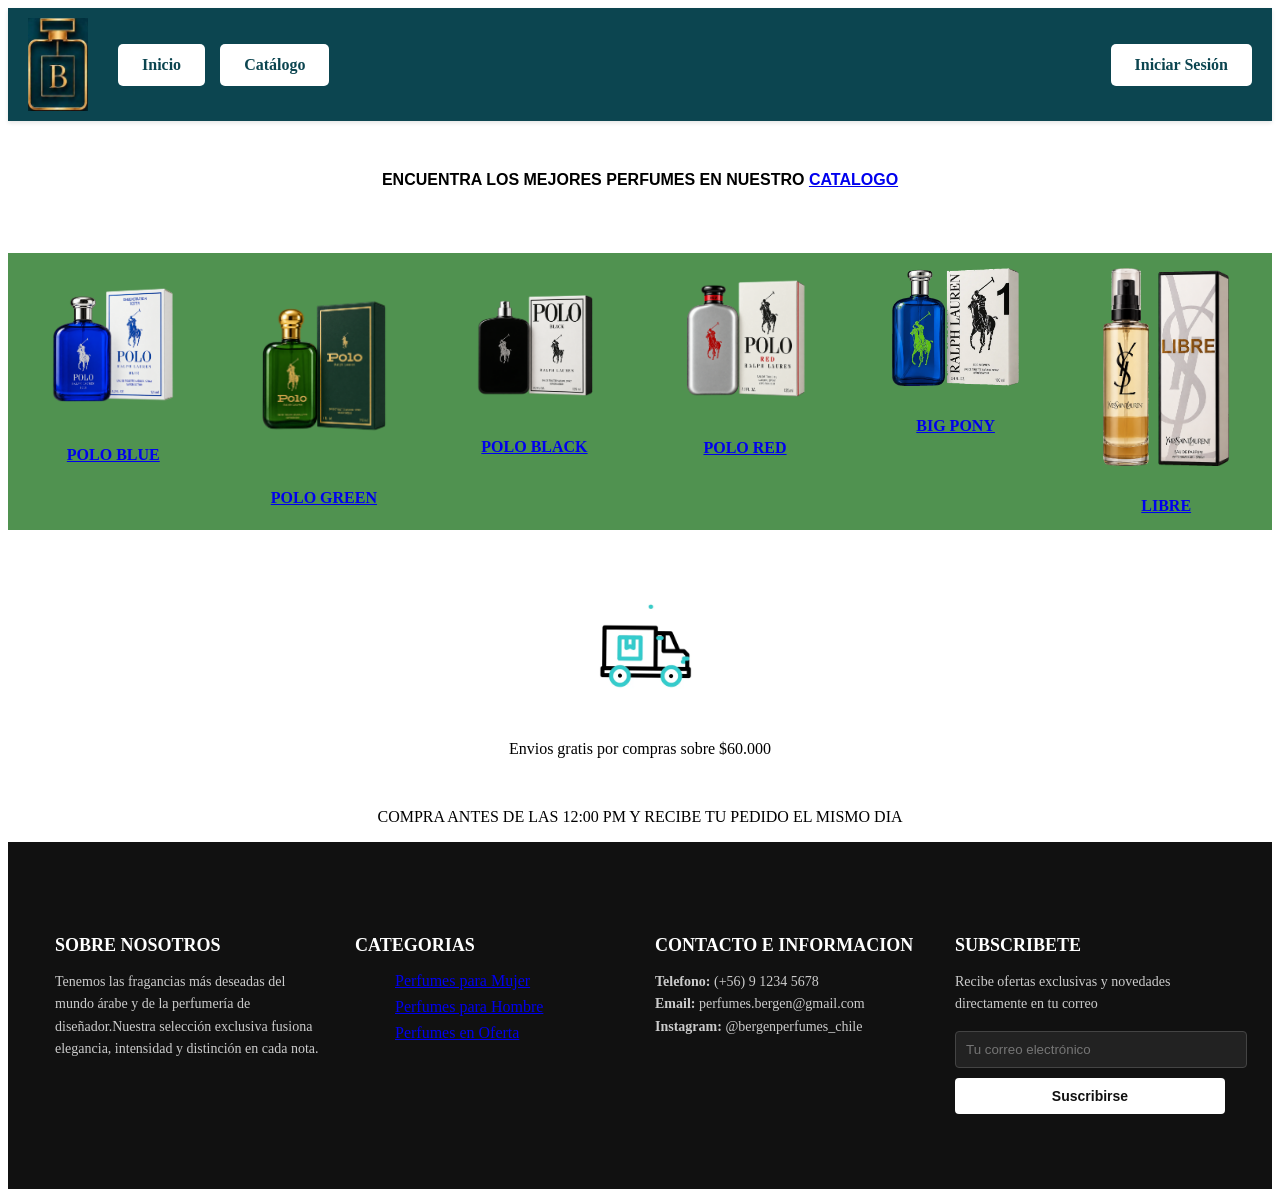
<file: index.html>
<!DOCTYPE html>
<html lang="es">
<head>
    <meta charset="UTF-8">
    <meta name="viewport" content="width=device-width, initial-scale=1.0">
    <title>Document</title>
    <link rel="stylesheet" href="estilos/estilo.css">
    <link rel="stylesheet" href="estilos/catalogo.css">
</head>
<body >
    <header class="header" id="header"></header>
    <div class="box1">
        <div class="boxi1">
            ENCUENTRA LOS MEJORES PERFUMES EN NUESTRO <a href="paginas/catalogo.html" class="enlace-catalogo">CATALOGO</a>
        </div>
        <div class="box2">
            <div class="boxi2">
                <div class="boxi3">
                    <img src="imagenes/263-Polo-Blue.webp" alt="" class="imagen-producto"><br>
                    <a href="paginas/catalogo.html">POLO BLUE</a>
                </div>
            </div>
            <div class="boxi2">
                <div class="boxi3">
                    <img src="imagenes/267-Polo-Green.webp" alt="" class="imagen-producto"><br>
                    <a href="paginas/catalogo.html">POLO GREEN</a>
                </div>
            </div>
            <div class="boxi2">
                <div class="boxi3">
                    <img src="imagenes/269-Polo-Black.webp" alt="" class="imagen-producto"><br>
                    <a href="paginas/catalogo.html">POLO BLACK</a>
                </div>
            </div>
            <div class="boxi2">
                <div class="boxi3">
                    <img src="imagenes/272-Polo-Red.webp" alt="" class="imagen-producto"><br>
                    <a href="paginas/catalogo.html">POLO RED</a>
                </div>
            </div>
            <div class="boxi2">
                <div class="boxi3">
                    <img src="imagenes/274-Big-Pony.webp" alt="" class="imagen-producto"><br>
                    <a href="paginas/catalogo.html">BIG PONY</a>
                </div>
            </div>
            <div class="boxi2">
                <div class="boxi3">
                    <img src="imagenes/275-Libre.webp" alt="" class="imagen-producto"><br>
                    <a href="paginas/catalogo.html">LIBRE</a>
                </div>
            </div>
        </div>
    </div>
    <div class="camioncito">
        <div class="camioncito">
            <img src="imagenes/delivery-truck.webp" alt="" class="imagen-camion"><br>
            <p>Envios gratis por compras sobre $60.000</p><br>
            <p>COMPRA ANTES DE LAS 12:00 PM Y RECIBE TU PEDIDO EL MISMO DIA</p>
        </div>
    </div>
    <footer class="footer" id="footer"></footer>
    <script src="scripts/script.js"></script>
    <script src="scripts/catalogo.js"></script>
</body>
</html>
</file>
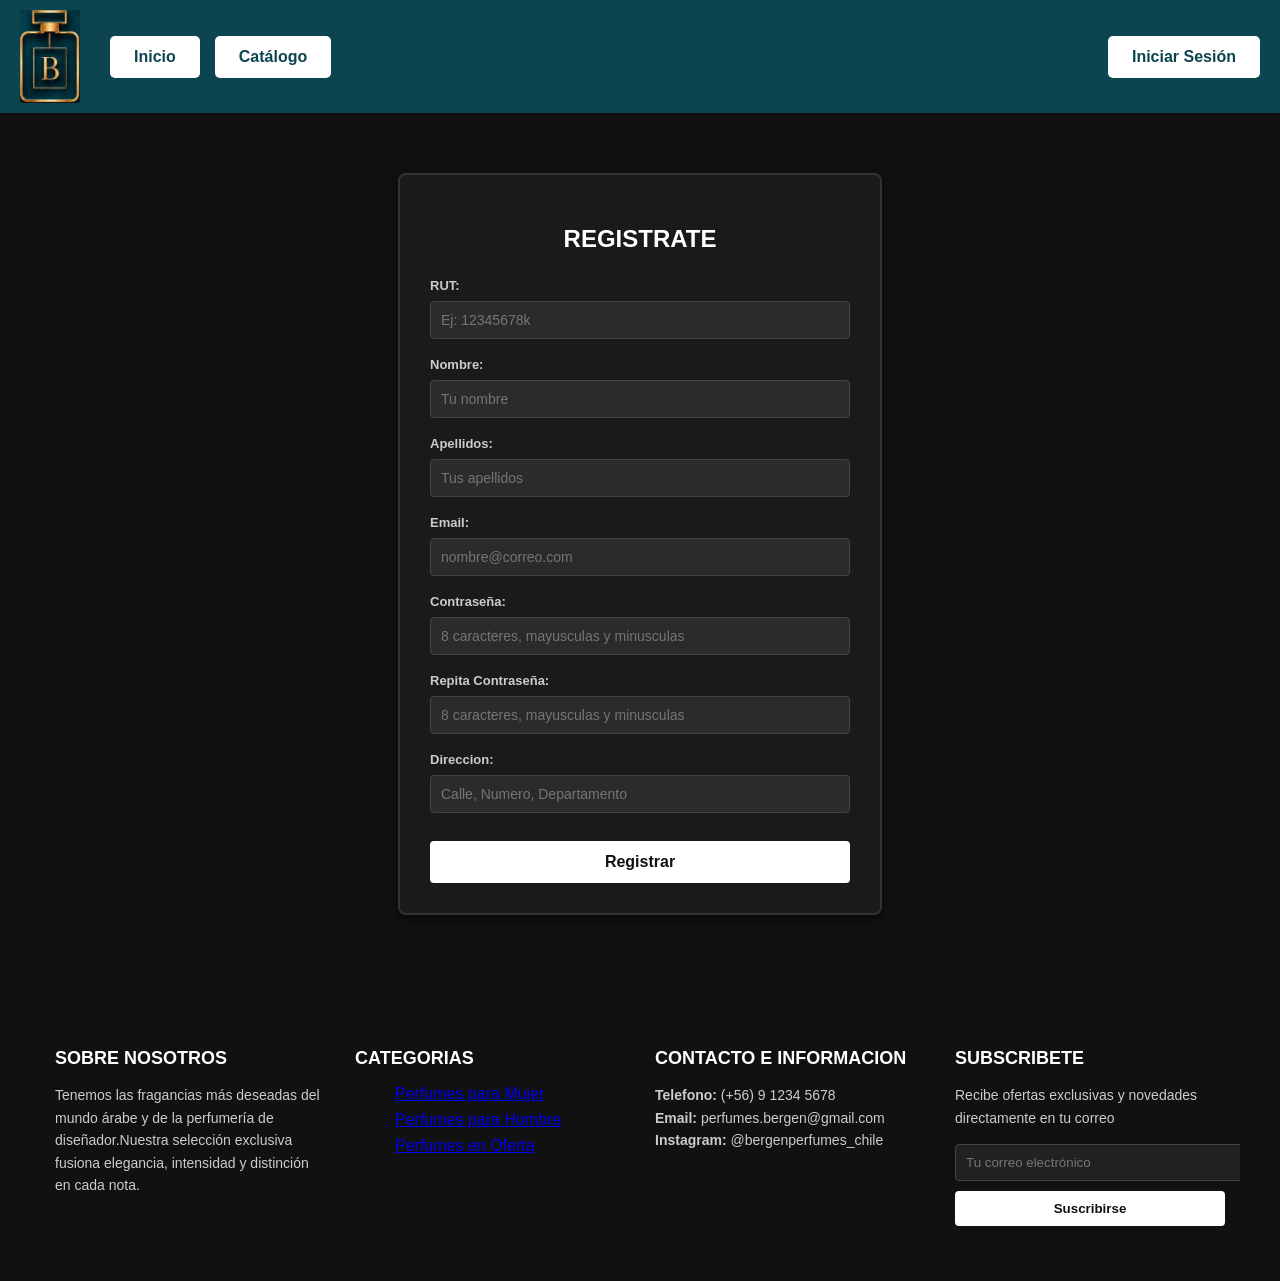
<file: crearUsuario.html>
<!DOCTYPE html>
<html lang="es">
<head>
    <meta charset="UTF-8">
    <meta name="viewport" content="width=device-width, initial-scale=1.0">
    <title>Registro de Usuarios</title>
    <link rel="stylesheet" href="estilos/estiloCrearUser.css">
    <link rel="stylesheet" href="estilos/estilo.css">
</head>
<body class="pantalla-registro">
    <header class="header" id="header"></header>
    <div class="tabla-registro">
        <h2 class="titulo">REGISTRATE</h2>
        <form id="formulario-registro" onsubmit="validarRegistro(event)" novalidate>
            <div class="campo">
                <label class="etiqueta">RUT:</label>
                <input type="text" id="rut" class="entrada" placeholder="Ej: 12345678k" required>
            </div>
            <div class="campo">
                <label class="etiqueta">Nombre:</label>
                <input type="text" id="nombre" class="entrada" placeholder="Tu nombre" required>
            </div>
            <div class="campo">
                <label class="etiqueta">Apellidos:</label>
                <input type="text" id="apellidos" class="entrada" placeholder="Tus apellidos" required>
            </div>
            <div class="campo">
                <label class="etiqueta">Email:</label>
                <input type="email" id="correo" class="entrada" placeholder="nombre@correo.com" required>
            </div>
            <div class="campo">
                <label class="etiqueta">Contraseña:</label>
                <input type="password" id="clave" class="entrada" placeholder="8 caracteres, mayusculas y minusculas" required>
            </div>
            <div class="campo">
                <label class="etiqueta">Repita Contraseña:</label>
                <input type="password" id="clave2" class="entrada" placeholder="8 caracteres, mayusculas y minusculas" required>
            </div>
            <div class="campo">
                <label class="etiqueta">Direccion:</label>
                <input type="text" id="direccion" class="entrada" placeholder="Calle, Numero, Departamento" required>
            </div>
            <button type="submit" class="boton-registro">Registrar</button>
        </form>
    </div>
    <footer class="footer" id="footer"></footer>
    <script src="scripts/script.js"></script>
</body>
</html>
</file>
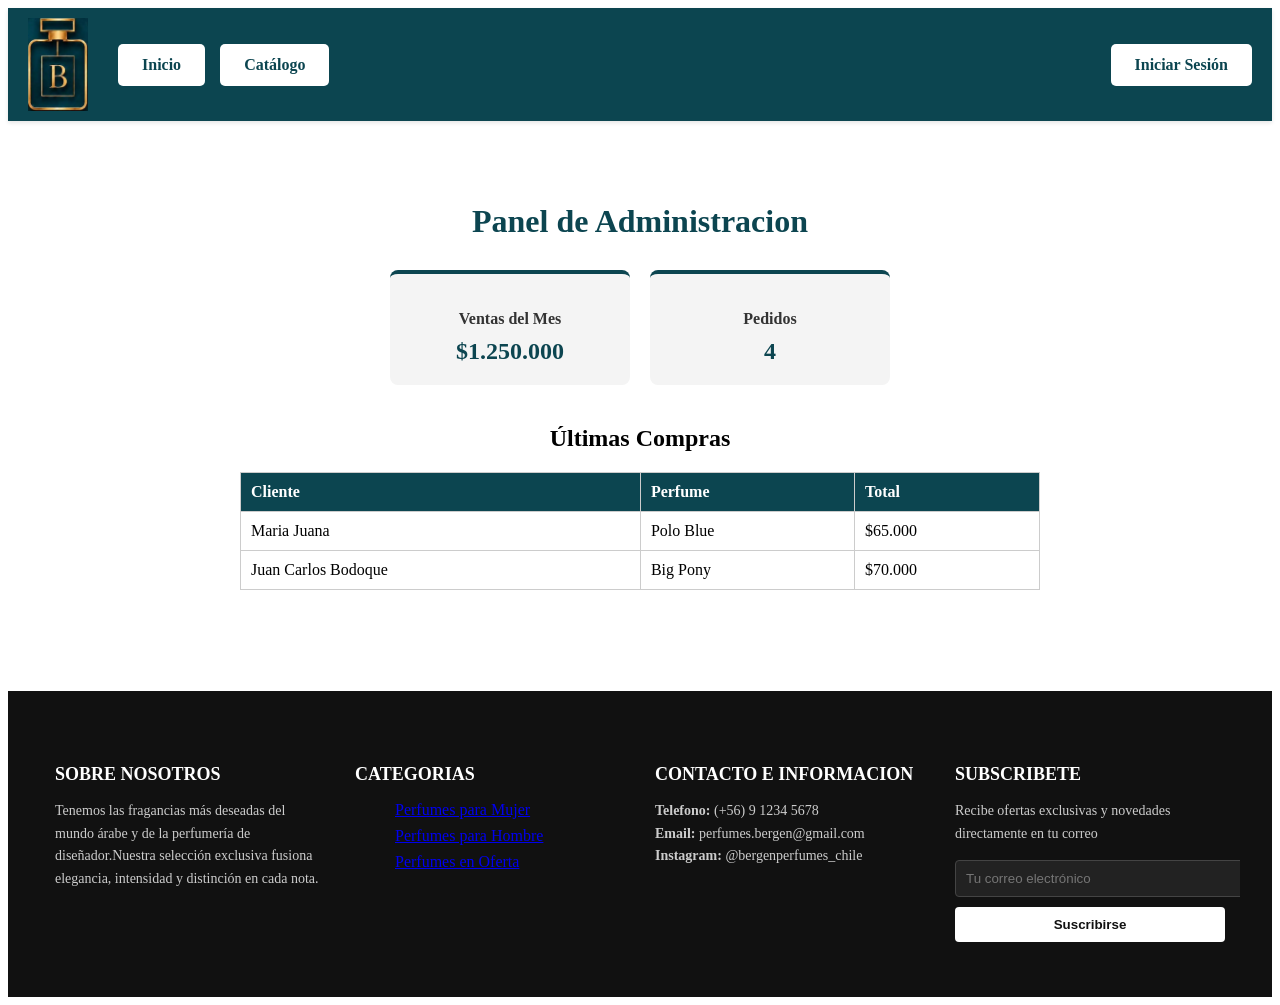
<file: paginas/admin.html>
<!DOCTYPE html>
<html lang="es">
<head>
    <meta charset="UTF-8">
    <meta name="viewport" content="width=device-width, initial-scale=1.0">
    <title>Iniciar Sesión - Bergen Perfumes</title>
    <link rel="stylesheet" href="../estilos/estilo.css">
</head>
<body>
    <header class="header" id="header"></header>
    <main class="contenedor-admin">
        <h1 class="titulo-admin">Panel de Administracion</h1>
        <section class="resumen-metricas">
            <div class="tarjeta">
                <h3>Ventas del Mes</h3>
                <p>$1.250.000</p>
            </div>
            <div class="tarjeta">
                <h3>Pedidos</h3>
                <p>4</p>
            </div>
        </section>
        <section class="ultimas-ventas">
            <h2>Últimas Compras</h2>
            <table class="tabla-admin">
                <tr>
                    <th>Cliente</th>
                    <th>Perfume</th>
                    <th>Total</th>
                </tr>
                <tr>
                    <td>Maria Juana</td>
                    <td>Polo Blue</td>
                    <td>$65.000</td>
                </tr>
                <tr>
                    <td>Juan Carlos Bodoque</td>
                    <td>Big Pony</td>
                    <td>$70.000</td>
                </tr>
            </table>
        </section>
    </main>
    <footer class="footer" id="footer"></footer>
    <script src="../scripts/script.js"></script>
</body>
</html>
</file>
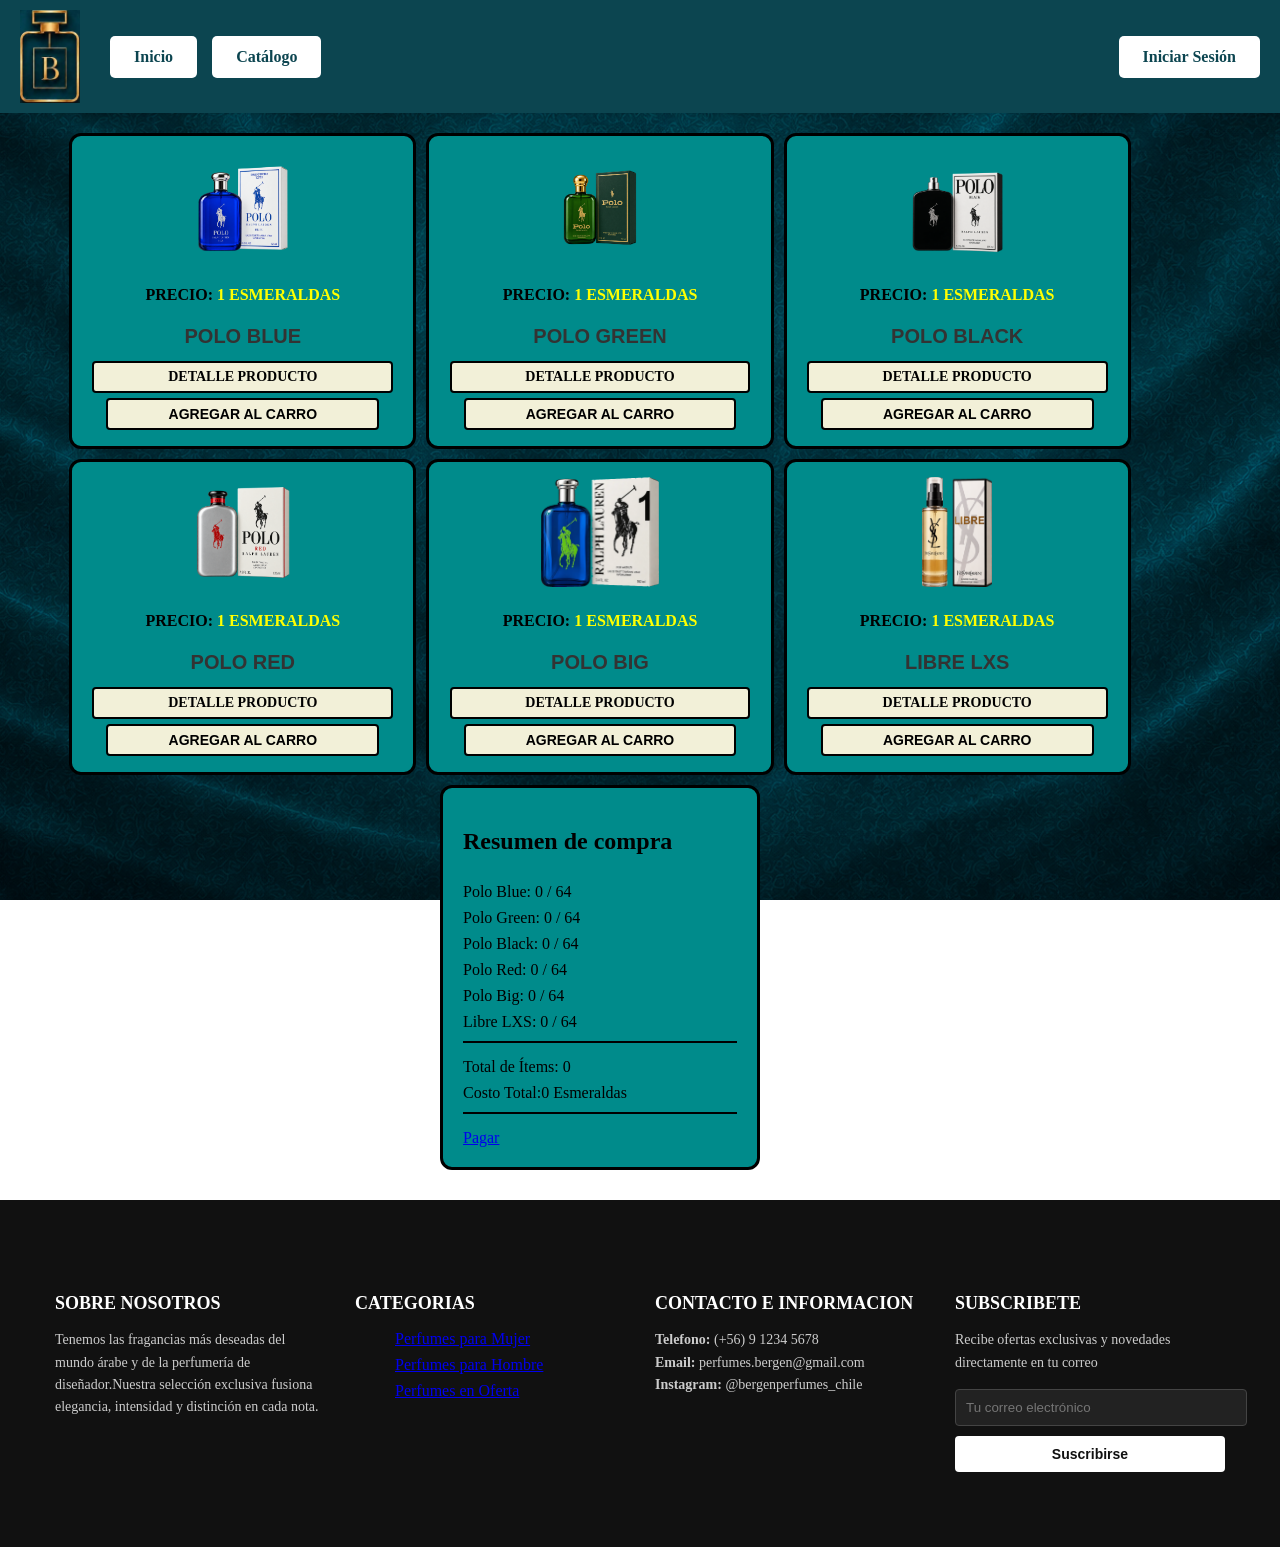
<file: paginas/catalogo.html>
<!DOCTYPE html>
<html lang="es">
<head>
    <meta charset="UTF-8">
    <meta name="viewport" content="width=device-width, initial-scale=1.0">
    <title>CATALOGO</title>
    <link rel="stylesheet" href="../estilos/catalogo.css">
    <link rel="stylesheet" href="../estilos/estilo.css">
</head>
<body class="fondo-bergen">
    <header class="header" id="header"></header>
    <div class="contenedor">
        <div class="catalogo">
                <!--Producto 1:-->
                <div class="poloblue">
                    <p><img class="imagen-productos" src="../imagenes/263-Polo-Blue.webp" alt=""></p>
                    <p><strong>PRECIO: </strong><span class="precios"><strong>1 ESMERALDAS</strong></span></p>
                    <p><strong class="titulo-producto">POLO BLUE</strong></p>
                    <a class="boton-detalle" href="../paginas/detalle_producto.html?id=1">DETALLE PRODUCTO</a>
                    <button onclick="agregarAlCarro('poloblue', 1)">AGREGAR AL CARRO</button>
                </div>
                <!--Producto 2:-->
                <div class="pologreen">
                    <p><img class="imagen-productos" src="../imagenes/267-Polo-Green.webp" alt=""></p>
                    <p><strong>PRECIO: </strong><span class="precios"><strong>1 ESMERALDAS</strong></span></p>
                    <p><strong class="titulo-producto">POLO GREEN</strong></p>
                    <a class="boton-detalle" href="../paginas/detalle_producto.html?id=2">DETALLE PRODUCTO</a>
                    <button onclick="agregarAlCarro('pologreen', 1)">AGREGAR AL CARRO</button>
                </div>
                <!--Producto 3:-->
                <div class="poloblack">
                    <p><img class="imagen-productos" src="../imagenes/269-Polo-Black.webp" alt=""></p>
                    <p><strong>PRECIO: </strong><span class="precios"><strong>1 ESMERALDAS</strong></span></p>
                    <p><strong class="titulo-producto">POLO BLACK</strong></p>
                    <a class="boton-detalle" href="../paginas/detalle_producto.html?id=3">DETALLE PRODUCTO</a>
                    <button onclick="agregarAlCarro('poloblack', 1)">AGREGAR AL CARRO</button>
                </div>
                <!--Producto 4:-->
                <div class="polored">
                    <p><img class="imagen-productos" src="../imagenes/272-Polo-Red.webp" alt=""></p>
                    <p><strong>PRECIO: </strong><span class="precios"><strong>1 ESMERALDAS</strong></span></p>
                    <p><strong class="titulo-producto">POLO RED</strong></p>
                    <a class="boton-detalle" href="../paginas/detalle_producto.html?id=4">DETALLE PRODUCTO</a>
                    <button onclick="agregarAlCarro('polored', 1)">AGREGAR AL CARRO</button>
                </div>
                <!--Producto 5:-->
                <div class="bigpony">
                    <p><img class="imagen-productos" src="../imagenes/274-Big-Pony.webp" alt=""></p>
                    <p><strong>PRECIO: </strong><span class="precios"><strong>1 ESMERALDAS</strong></span></p>
                    <p><strong class="titulo-producto">POLO BIG</strong></p>
                    <a class="boton-detalle" href="../paginas/detalle_producto.html?id=5">DETALLE PRODUCTO</a>
                    <button onclick="agregarAlCarro('bigpony', 1)">AGREGAR AL CARRO</button>
                </div>
                <!--Producto 6:-->
                <div class="libre">
                    <p><img class="imagen-productos" src="../imagenes/275-Libre.webp" alt=""></p>
                    <p><strong>PRECIO: </strong><span class="precios"><strong>1 ESMERALDAS</strong></span></p>
                    <p><strong class="titulo-producto">LIBRE LXS</strong></p>
                    <a class="boton-detalle" href="../paginas/detalle_producto.html?id=6">DETALLE PRODUCTO</a>
                    <button onclick="agregarAlCarro('libre', 1)">AGREGAR AL CARRO</button>
                </div>
                <div id="resumen-inventario">
                    <h2>Resumen de compra</h2>
                    <div id="detalle-productos">
                    <p>Polo Blue: <span id="cant-poloblue">0</span> / 64</p>
                    <p>Polo Green: <span id="cant-pologreen">0</span> / 64</p>
                    <p>Polo Black: <span id="cant-poloblack">0</span> / 64</p>
                    <p>Polo Red: <span id="cant-polored">0</span> / 64</p>
                    <p>Polo Big: <span id="cant-bigpony">0</span> / 64</p>
                    <p>Libre LXS: <span id="cant-libre">0</span> / 64</p>
                    <hr>
                    <p>Total de Ítems: <span id="total-items">0</span></p>
                    <p>Costo Total:<span id="total-esmeraldas">0</span> Esmeraldas</p>
                    <hr>
                    <a class="boton-pagar" href="../paginas/detalle_producto.html">Pagar</a>
                </div>
            </div>
        </div>
    </div>
    <footer class="footer" id="footer"></footer>
    <script src="../scripts/script.js"></script>
    <script src="../scripts/catalogo.js"> </script>
</body>
</html>
</file>
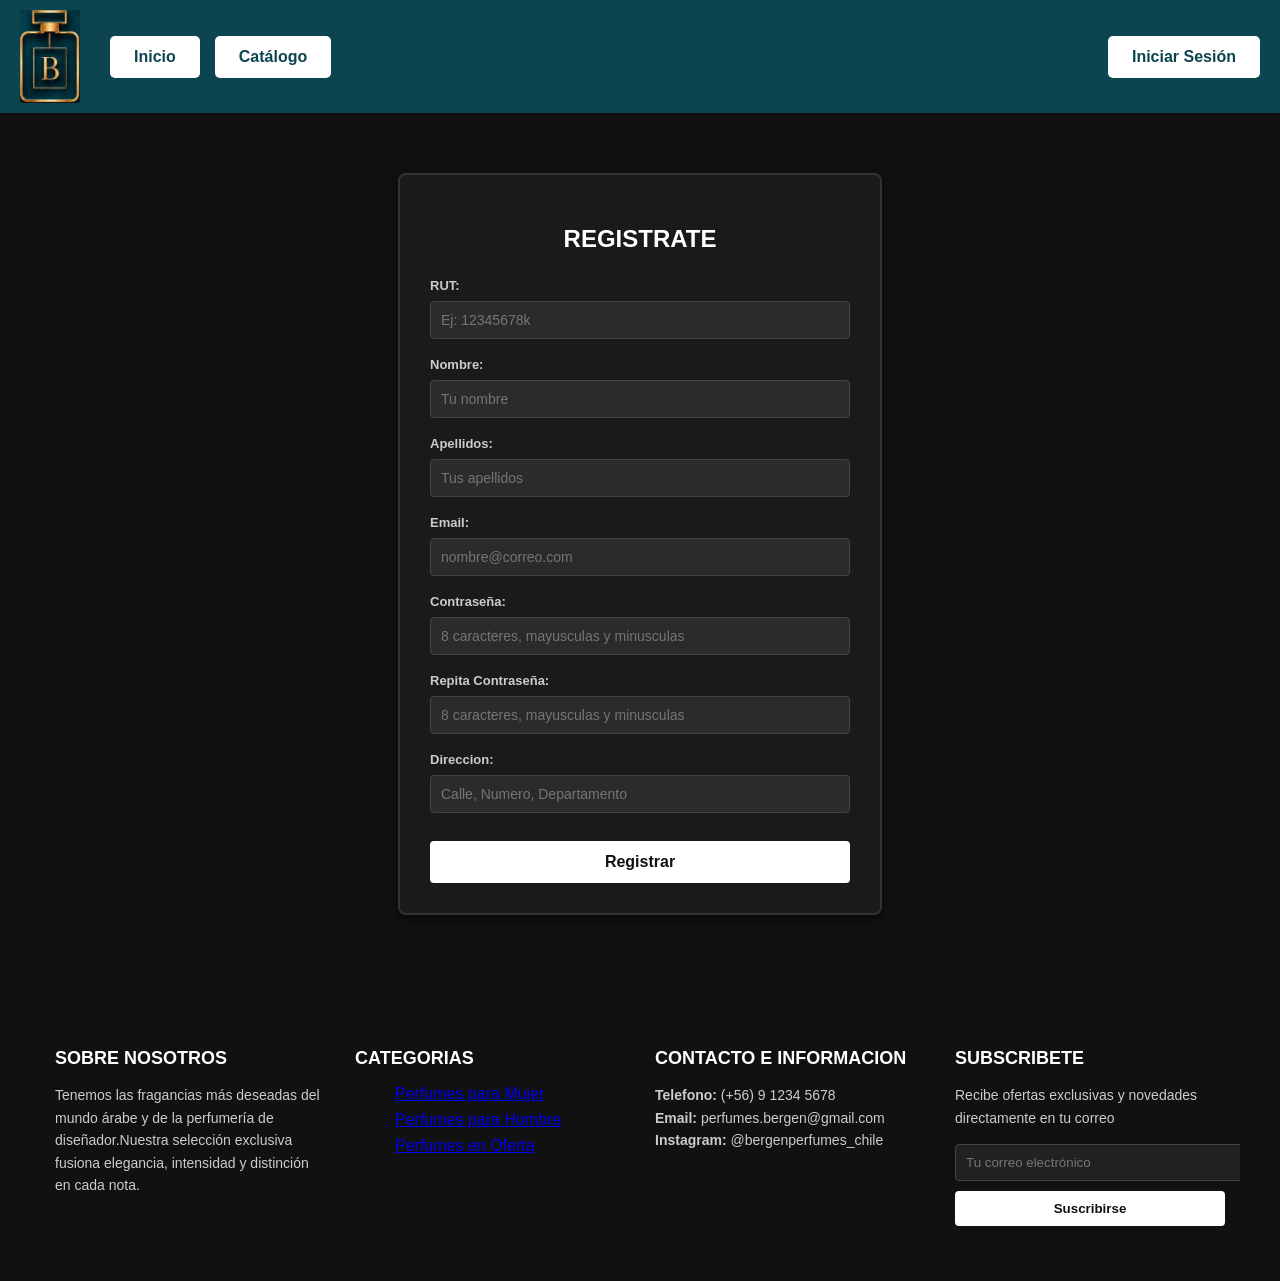
<file: paginas/crearUsuario.html>
<!DOCTYPE html>
<html lang="es">
<head>
    <meta charset="UTF-8">
    <meta name="viewport" content="width=device-width, initial-scale=1.0">
    <title>Registro de Usuarios</title>
    <link rel="stylesheet" href="../estilos/estilo.css">
    <link rel="stylesheet" href="../estilos/estiloCrearUser.css">
</head>
<body class="pantalla-registro">
    <header class="header" id="header"></header>
    <div class="tabla-registro">
        <h2 class="titulo">REGISTRATE</h2>
        <form id="formulario-registro" onsubmit="validarRegistro(event)" novalidate>
            <div class="campo">
                <label class="etiqueta">RUT:</label>
                <input type="text" id="rut" class="entrada" placeholder="Ej: 12345678k" required>
            </div>
            <div class="campo">
                <label class="etiqueta">Nombre:</label>
                <input type="text" id="nombre" class="entrada" placeholder="Tu nombre" required>
            </div>
            <div class="campo">
                <label class="etiqueta">Apellidos:</label>
                <input type="text" id="apellidos" class="entrada" placeholder="Tus apellidos" required>
            </div>
            <div class="campo">
                <label class="etiqueta">Email:</label>
                <input type="email" id="correo" class="entrada" placeholder="nombre@correo.com" required>
            </div>
            <div class="campo">
                <label class="etiqueta">Contraseña:</label>
                <input type="password" id="clave" class="entrada" placeholder="8 caracteres, mayusculas y minusculas" required>
            </div>
            <div class="campo">
                <label class="etiqueta">Repita Contraseña:</label>
                <input type="password" id="clave2" class="entrada" placeholder="8 caracteres, mayusculas y minusculas" required>
            </div>
            <div class="campo">
                <label class="etiqueta">Direccion:</label>
                <input type="text" id="direccion" class="entrada" placeholder="Calle, Numero, Departamento" required>
            </div>
            <button type="submit" class="boton-registro">Registrar</button>
        </form>
    </div>
    <footer class="footer" id="footer"></footer>
    <script src="../scripts/script.js"></script>
</body>
</html>
</file>
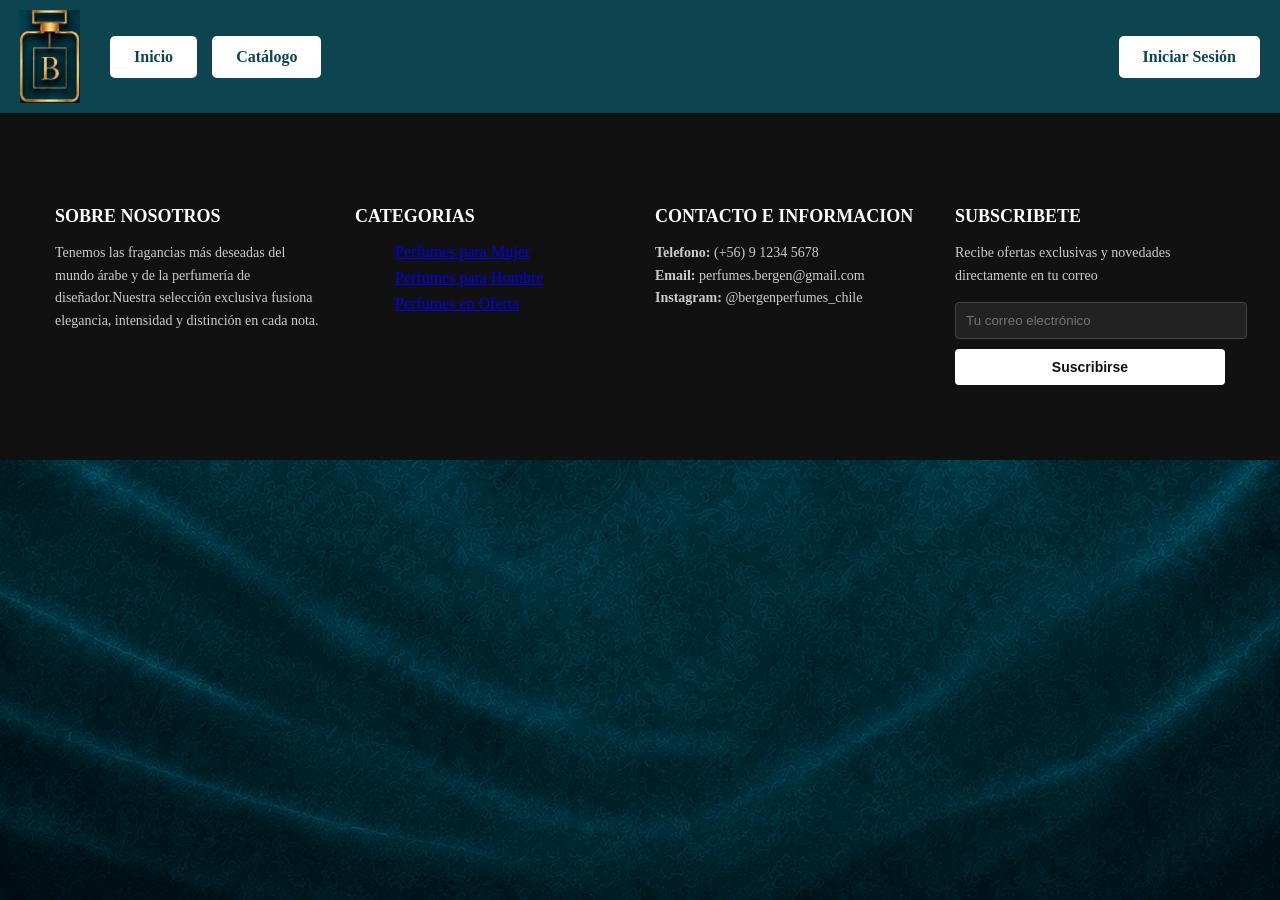
<file: paginas/detalle_producto.html>
<!DOCTYPE html>
<html lang="es">
<head>
    <meta charset="UTF-8">
    <meta name="viewport" content="width=device-width, initial-scale=1.0">
    <title>Detalle-Producto</title>
    <link rel="stylesheet" href="../estilos/catalogo.css">
    <link rel="stylesheet" href="../estilos/estilo.css">
</head>
<body class="fondo-bergen">
    <header class="header" id="header"></header>
    
    <div class="detalle-producto">
        <div class="detalle-producto"id="producto">
            
        </div>
    </div>
    <footer class="footer" id="footer"></footer>
    <script src="../scripts/script.js"></script>
    <script src="../scripts/catalogo.js"></script>
</body>
</html>
</file>
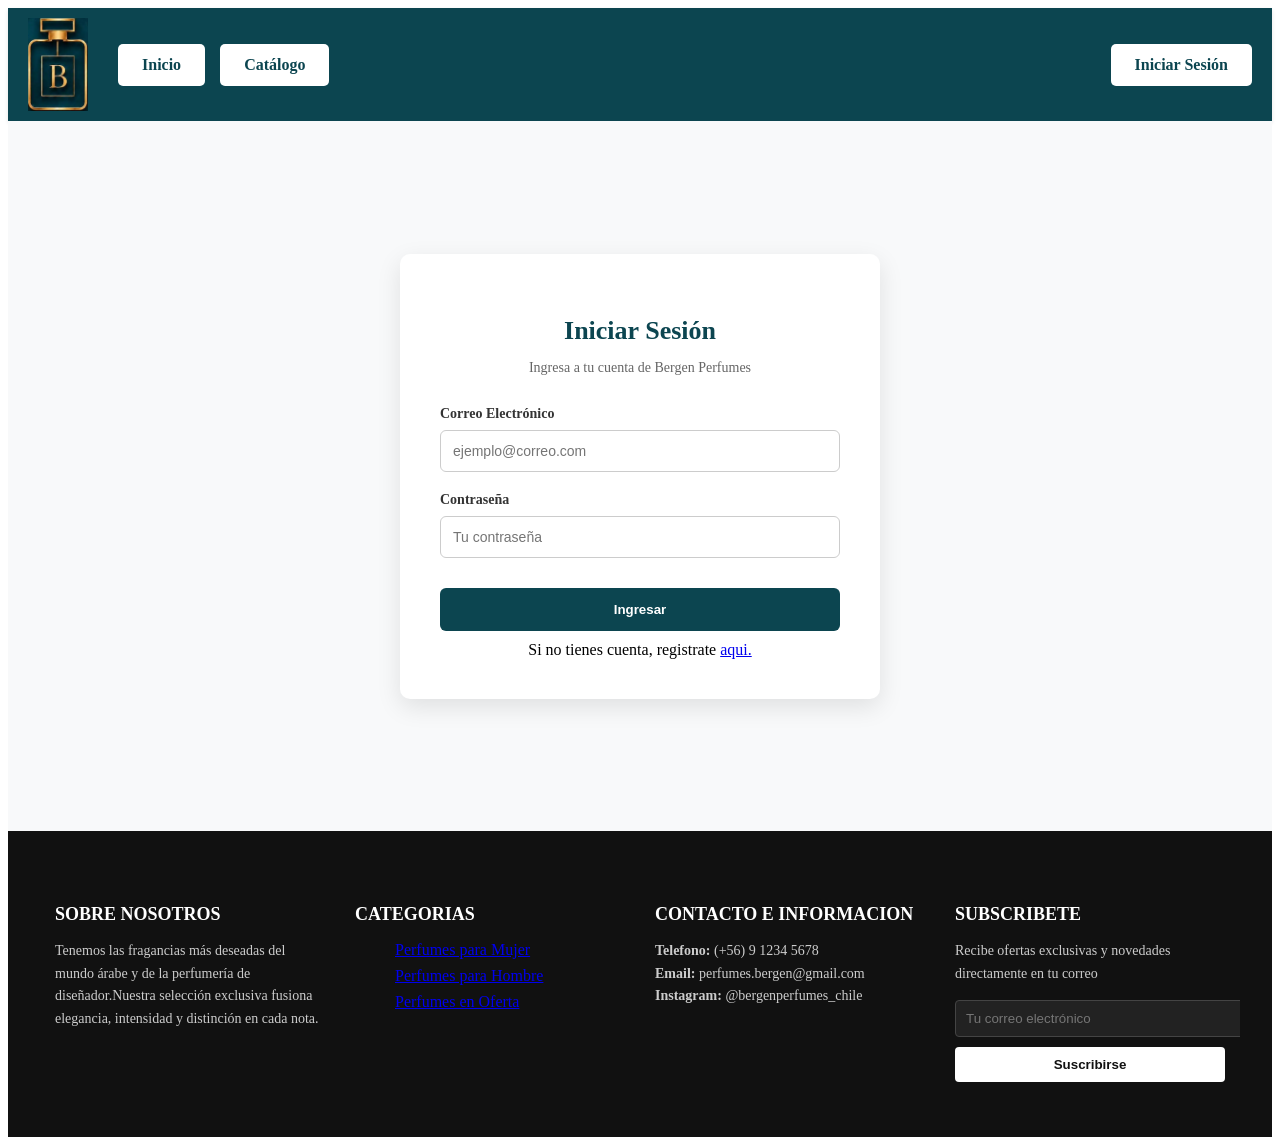
<file: paginas/login.html>
<!DOCTYPE html>
<html lang="es">
<head>
    <meta charset="UTF-8">
    <meta name="viewport" content="width=device-width, initial-scale=1.0">
    <title>Iniciar Sesión - Bergen Perfumes</title>
    <link rel="stylesheet" href="../estilos/estilo.css">
</head>
<body>
    <header class="header" id="header"></header>
    <main class="contenedor-principal">
        <section class="caja-login">
            <h2>Iniciar Sesión</h2>
            <p>Ingresa a tu cuenta de Bergen Perfumes</p>

            <form id="form-login" class="formulario-login">
                <div class="grupo-input">
                    <label for="correo">Correo Electrónico</label>
                    <input type="email" id="correo" placeholder="ejemplo@correo.com">
                    <span class="mensaje-error" id="error-correo"></span>
                </div>

                <div class="grupo-input">
                    <label for="password">Contraseña</label>
                    <input type="password" id="password" placeholder="Tu contraseña">
                    <span class="mensaje-error" id="error-password"></span>
                </div>

                <button type="submit" class="btn-ingresar">Ingresar</button>
            </form>
            <div>
                Si no tienes cuenta, registrate <a href="../paginas/crearUsuario.html"> aqui.</a>
            </div>
        </section>
        
    </main>
    <footer class="footer" id="footer"></footer>
    <script src="../scripts/script.js"></script>
    <script src="../scripts/login.js"></script>
</body>
</html>
</file>
<file: estilos/estilo.css>
.contenedor {
    max-width: 1200px;
    margin: 0 auto;
    overflow: auto;
}

.footer {
    background-color: #111111;
    color: #ffffff;
    padding: 40px 0;
}

.caluga {
    float: left;
    width: 25%;
}

.caluguita {
    padding: 15px;
}

#header {
    background-color: #0C4550;
    box-shadow: 0 2px 4px rgba(0, 0, 0, 0.1);
    width: 100%;
}

#header .header-contenedor {
    display: flex;
    flex-direction: row;
    align-items: center;
    width: 100%;
    padding: 10px 20px;
    box-sizing: border-box;
}

.logo {
    margin-right: 30px;
}

.logo img {
    max-width: 60px;
    height: auto;
    display: block;
}

.menu {
    display: flex;
    flex-direction: row;
    justify-content: space-between;
    flex-grow: 1;
    align-items: center;
}

.menu-izq, .menu-der {
    display: flex;
    flex-direction: row;
    list-style: none;
    margin: 0;
    padding: 0;
    gap: 15px;
}

.menu-izq a, .menu-der a {
    display: block;
    background-color: #ffffff;
    color: #0C4550;
    padding: 12px 24px;
    text-decoration: none;
    font-weight: bold;
    border-radius: 5px;
    transition: 0.3s;
}

.menu-izq a:hover, .menu-der a:hover {
    background-color: #d4af37;
    color: #ffffff;
}

.contenedor-principal {
    display: flex;
    justify-content: center;
    align-items: center;
    min-height: 70vh;
    background-color: #f8f9fa;
    padding: 40px 20px;
}

.caja-login {
    background-color: #ffffff;
    padding: 40px;
    border-radius: 10px;
    box-shadow: 0 8px 24px rgba(0,0,0,0.1);
    width: 100%;
    max-width: 400px;
    text-align: center;
}

.caja-login h2 {
    color: #0C4550;
    margin-bottom: 8px;
    font-size: 26px;
}

.caja-login p {
    color: #666;
    margin-bottom: 30px;
    font-size: 14px;
}

.formulario-login {
    display: flex;
    flex-direction: column;
    text-align: left;
    margin-bottom: 10px;
}

.grupo-input {
    margin-bottom: 20px;
    display: flex;
    flex-direction: column;
}

.grupo-input label {
    font-weight: bold;
    color: #333;
    margin-bottom: 8px;
    font-size: 14px;
}

.grupo-input input {
    padding: 12px;
    border: 1px solid #ccc;
    border-radius: 6px;
    font-size: 14px;
    outline: none;
}

.grupo-input input:focus {
    border-color: #0C4550;
    box-shadow: 0 0 0 3px rgba(12, 69, 80, 0.15);
}

.mensaje-error {
    color: #dc3545;
    font-size: 12px;
    margin-top: 5px;
    display: none;
    font-weight: bold;
}

.btn-ingresar {
    background-color: #0C4550;
    color: #ffffff;
    padding: 14px;
    border: none;
    border-radius: 6px;
    font-weight: bold;
    cursor: pointer;
    transition: 0.3s;
    margin-top: 10px;
}

.btn-ingresar:hover {
    background-color: #d4af37;
}

@media (max-width: 768px) {
    #header .contenedor {
        flex-direction: column;
        padding: 15px;
        gap: 15px;
    }

    .menu {
        flex-direction: column;
        width: 100%;
        gap: 15px;
    }

    .menu-izq, .menu-der {
        flex-wrap: wrap;
        justify-content: center;
        gap: 10px;
    }

    .menu-izq a, .menu-der a {
        padding: 8px 12px;
        font-size: 14px;
    }

    .caluga {
        width: 50%;
    }
}

@media (max-width: 600px) {
    .caluga { width: 100%; }
}

.contenedor-admin {
    max-width: 800px;
    margin: 40px auto;
    padding: 20px;
    text-align: center;
    min-height: 50vh;
}

.contenedor-admin h1 {
    color: #0C4550;
    margin-bottom: 30px;
}

.resumen-metricas {
    display: flex;
    justify-content: center;
    gap: 20px;
    margin-bottom: 40px;
}

.tarjeta {
    background-color: #f4f4f4;
    padding: 20px;
    border-radius: 8px;
    width: 200px;
    border-top: 4px solid #0C4550;
}

.tarjeta h3 {
    margin-bottom: 10px;
    color: #333333;
    font-size: 16px;
}

.tarjeta p {
    font-size: 24px;
    font-weight: bold;
    color: #0C4550;
    margin: 0;
}

.tabla-admin {
    width: 100%;
    border-collapse: collapse;
    margin-top: 15px;
}

.tabla-admin th, .tabla-admin td {
    border: 1px solid #cccccc;
    padding: 10px;
    text-align: left;
}

.tabla-admin th {
    background-color: #0C4550;
    color: #ffffff;
}
.footer {
    background-color: #111111;
    color: #ffffff;
    padding-top: 40px;
    padding-bottom: 40px;
}

.contenedor {
    max-width: 1200px;
    margin: 0 auto;
    overflow: auto;
}

.caluga {
    float: left;
    width: 25%;
}

.caluguita {
    padding: 15px;
}

.footer h3 {
    font-size: 18px;
    font-weight: bold;
    margin-bottom: 15px;
    text-transform: uppercase;
}

.footer p {
    font-size: 14px;
    line-height: 1.6;
    color: #cccccc;
}

.footer ul {
    list-style: none;
}

.footer ul li {
    margin-bottom: 8px;
}

.formulario {
    margin-top: 15px;
}

.formulario input {
    width: 100%;
    padding: 10px;
    margin-bottom: 10px;
    border: 1px solid #444444;
    background-color: #222222;
    color: #ffffff;
    border-radius: 4px;
}

.formulario button {
    width: 100%;
    padding: 10px;
    border: none;
    background-color: #ffffff;
    color: #111111;
    font-weight: bold;
    border-radius: 4px;
}

.formulario button:hover {
    background-color: #cccccc;
}
.insta {
    color: #cccccc;
    text-decoration: none;
}

.enlace-contacto:hover {
    color: #ffffff;
}

.box1 {
    width: 100%;
    margin-bottom: 5%;
}

.boxi1 {
    text-align: center;
    font-family: Arial, Helvetica, sans-serif;
    font-weight: bold;
    margin: 50px auto 0px auto;
}

.box2{
    width: 100%;
    overflow: auto;
    background-color: rgb(80, 146, 80);
    margin-top: 5%;
}

.boxi2 {
    float: left;
    width: 16.66%;
    border-color: #111111;
    border-radius: 2%;
}

.boxi3 {
    padding: 15px;
    text-align: center;
    font-weight: bold;
}

.imagen-producto{
    max-width: 70%;
    height: auto;
    margin-bottom: 15%;
    border-radius: 5%;
}

.camioncito {
    width: 100%;
    text-align: center;
}

.imagen-camion {
    max-width: 10%;
}


@media screen and (max-width: 800px) {
    .caluga {
        width: 50%;
    }
}

@media screen and (max-width: 600px) {
    .caluga {
        width: 100%;
    }
}



.logo img {
    max-width: 60px;
    height: auto;
}

#header {
    background-color: #0C4550;
    box-shadow: 0 2px 4px rgba(0, 0, 0, 0.1);
}

.header .contenedor {
    display: flex;
    justify-content: flex-start;
    align-items: center;
    padding: 10px 0;
    gap: 30px;
}

.menu {
    display: flex;
    flex-grow: 1;
    justify-content: space-between;
    align-items: center;
    width: 100%;
}

.menu-izq, .menu-der {
    list-style: none;
    display: flex;
    align-items: center;
    margin: 0;
    padding: 0;
    gap: 15px;
}

.menu-izq a, .menu-der a {
    display: block;
    background-color: #ffffff;
    color: #0C4550;
    padding: 12px 24px;
    text-decoration: none;
    font-weight: bold;
    border-radius: 5px;
    transition: background-color 0.3s ease;
}

.menu-izq a:hover, .menu-der a:hover {
    background-color: #d4af37;
    color: #ffffff;
}

.contenedor-principal { 
    display: flex; 
    justify-content: center; 
    align-items: center; 
    min-height: 70vh; 
    background-color: #f8f9fa; 
    padding: 40px 20px; 
}

.caja-login { 
    background-color: #ffffff; 
    padding: 40px; 
    border-radius: 10px; 
    box-shadow: 0 8px 24px rgba(0,0,0,0.1); 
    width: 100%; 
    max-width: 400px; 
    text-align: center; 
}

.caja-login h2 { 
    color: #0C4550; 
    margin-bottom: 8px; 
    font-size: 26px; 
}

.caja-login p { 
    color: #666; 
    margin-bottom: 30px; 
    font-size: 14px; 
}

.formulario-login { 
    display: flex; 
    flex-direction: column; 
    text-align: left; 
}

.grupo-input { 
    margin-bottom: 20px; 
    display: flex; 
    flex-direction: column; 
}

.grupo-input label { 
    font-weight: bold; 
    color: #333; 
    margin-bottom: 8px; 
    font-size: 14px; 
}

.grupo-input input { 
    padding: 12px; 
    border: 1px solid #ccc; 
    border-radius: 6px; 
    font-size: 14px; 
    outline: none; 
}

.grupo-input input:focus { 
    border-color: #0C4550; 
    box-shadow: 0 0 0 3px rgba(12, 69, 80, 0.15); 
}

.mensaje-error { 
    color: #dc3545; 
    font-size: 12px; 
    margin-top: 5px; 
    display: none; 
    font-weight: bold; 
}

.enlace-contacto:hover {
    color: #ffffff;
}

.box1 {
    width: 100%;
    margin-bottom: 5%;
}

.boxi1 {
    text-align: center;
    font-family: Arial, Helvetica, sans-serif;
    font-weight: bold;
    margin: 50px auto 0px auto;
}

.box2{
    width: 100%;
    overflow: auto;
    background-color: rgb(80, 146, 80);
    margin-top: 5%;
}

.boxi2 {
    float: left;
    width: 16.66%;
    border-color: #111111;
    border-radius: 2%;
}

.boxi3 {
    padding: 15px;
    text-align: center;
    font-weight: bold;
}

.imagen-producto{
    max-width: 70%;
    height: auto;
    margin-bottom: 15%;
    border-radius: 5%;
}

.camioncito {
    width: 100%;
    text-align: center;
}

.imagen-camion {
    max-width: 10%;
}


@media screen and (max-width: 800px) {
    .caluga {
        width: 50%;
    }
}            
.btn-ingresar { 
    background-color: #0C4550; 
    color: #ffffff; 
    padding: 14px; 
    border: none; 
    border-radius: 6px; 
    font-weight: bold; 
    cursor: pointer; 
    transition: 0.3s; 
    margin-top: 10px; 
}

.btn-ingresar:hover { 
    background-color: #d4af37; 
}

@media (max-width: 768px) {
    #header .contenedor { 
        flex-direction: column; 
        padding: 15px; 
        gap: 15px; 
    }

    .menu { 
        flex-direction: column; 
        width: 100%; 
        gap: 15px; 
    }

    .menu-izq, .menu-der { 
        flex-wrap: wrap; 
        justify-content: center; 
        gap: 10px; 
    }

    .menu-izq a, .menu-der a { 
        padding: 8px 12px; 
        font-size: 14px; 
    }

    .caluga { 
        width: 50%; 
    }
}

@media (max-width: 600px) {
    .caluga { width: 100%; }
}



.logo img {
    max-width: 60px;
    height: auto;
}

#header {
    background-color: #0C4550;
    box-shadow: 0 2px 4px rgba(0, 0, 0, 0.1);
}

.header .contenedor {
    display: flex;
    justify-content: flex-start;
    align-items: center;
    padding: 10px 0;
    gap: 30px;
}

.menu {
    display: flex;
    flex-grow: 1;
    justify-content: space-between;
    align-items: center;
    width: 100%;
}

.menu-izq, .menu-der {
    list-style: none;
    display: flex;
    align-items: center;
    margin: 0;
    padding: 0;
    gap: 15px;
}

.menu-izq a, .menu-der a {
    display: block; 
    background-color: #ffffff; 
    color: #0C4550; 
    padding: 12px 24px; 
    text-decoration: none; 
    font-weight: bold; 
    border-radius: 5px; 
    transition: background-color 0.3s ease; 
}

.menu-izq a:hover, .menu-der a:hover {
    background-color: #d4af37; 
    color: #ffffff; 
}


@media(max-width: 768px) {
    #header .contenedor {
        flex-direction: column;
        align-items: center;
        padding: 15px;
        gap: 15px;
    }

    .menu-izq, .menu-der {
        flex-wrap: wrap;
        justify-content: center;
        gap: 10px;
    }

    .menu-izq a, .menu-der a {
            padding: 8px 12px;
            font-size: 14px;
            text-align: center;
        }
}
</file>
<file: estilos/catalogo.css>
.contenedor {
  margin:  auto;/* Centra todo en el medio de la pantalla */
  padding: 20px;
  flex-wrap: wrap;
}

.contenedor p {
  margin: 8px 0; 
}

.catalogo{
  display: flex;/* Alinea los cuadros uno al lado del otro */
  justify-content: center;/* Centra los cuadros horizontalmente */
  gap: 10px;/* Espacio de separacion entre cuadros */
  margin-bottom: 10px;/* Separación con la parte de abajo */
  flex-wrap: wrap;/* Si la pantalla es pequena, pasa las tarjetas abajo */  
  max-width: 1120px;
}

.poloblue,.pologreen,.poloblack,.polored,.bigpony,.libre {
  border: #000 solid;        /* Dibuja la línea recta de borde negro alrededor del cuadro */
  border-radius: 12px;       /* Redondea las 4 esquinas del cuadro */
  width: clamp(12.5rem, 8.775rem + 15.686vw, 22.5rem);   /* Ajusta el ancho para que cambie según el tamaño de la pantalla */
  min-height: 300px; /* Ajusta el alto para que mantenga el mismo tamaño que el ancho */
  display: flex;             /* Activa el modo para ordenar lo que hay dentro del cuadro */
  flex-direction: column; /* Pone las cosas una encima de otra, pero al revés (la imagen abajo y el texto arriba) */
  align-items: center;       /* Centra todo el contenido de izquierda a derecha */
  justify-content: center;   /* Centra todo el contenido de arriba a abajo */
  gap: 5px;
  padding-bottom: 10px; /* Le da un espacio respirable abajo del botón */
  background-color: darkcyan;
}

.imagen-productos{
  max-width: 100%; 
  max-height: 110px;
}

.imagen-detalle {
  max-width: 70%;
  height: auto;
}

.precios {
  color: yellow; /* Texto verde */
}

.titulo-producto {
  font-family: 'Arial', sans-serif; /* Tipo de letra */
  font-size: 20px;  /* Tamaño de la letra */
  color: #333;/* Color del texto */
  text-transform: uppercase; /* Convierte el texto a mayusculas */
}

button,.boton-detalle {
  display: inline-block;
  width: 80%;
  background-color: #f2f0d8;
  color: black;
  border: 2px solid #000;
  border-radius: 4px;
  padding: 6px 12px;
  font-size: 14px;
  font-weight: bold;
  text-align: center;
  text-decoration: none;
  cursor: pointer;
}

button:hover,.boton-detalle:hover {
  background-color:aquamarine; 
}

.fondo-bergen{
  margin: 0;
  min-height: 100vh;
  background-image: url("/imagenes/fondo.png");
  background-size: cover;
  background-position: center;
  background-repeat: no-repeat;
  background-attachment: fixed;
}

#resumen-inventario {
  width: 320px;          /* O el ancho exacto que prefieras */
  box-sizing: border-box; /* Asegura que el padding no altere las medidas */
  display: flex;
  flex-direction: column;
  justify-content: space-between;
  background-color: darkcyan;
  border: #000 solid;
  border-radius: 12px;
  padding: 20px; /* Distribuye el contenido internamente */
}

#resumen-inventario hr {
  border: none;
  border-top: 2px solid #000000;
  margin: 10px 0 15px 0;
}

.detalle-producto {
  display: flex;
  align-items: center;
  justify-content: center;
  gap: 50px;
}

.cuadro-detalle {
  width: 400px;
  min-height: 400px;
  background-color: darkcyan;
  border: #000 solid;
  border-radius: 12px;
  padding: 20px;
}

@media (max-width: 600px) {
  .detalle-producto {
    flex-direction: column;
  }
  .cuadro-detalle {
    width: 80%;
  }
  .imagen-detalle {
    width: 90%;
  }
}
</file>
<file: estilos/estiloCrearUser.css>
.pantalla-registro {
    background-color: #111111;
    color: #ffffff;
    font-family: Arial, Helvetica, sans-serif;
    margin: 0;
    padding: 0;
}

.tabla-registro{
    width: 90%;
    max-width: 420px;
    margin: 60px auto;
    background-color: #1a1a1a;
    border: 2px solid #333333;
    border-radius: 8px;
    padding: 30px;
    box-shadow: 0 4px 10px rgba(0, 0, 0, 0.5);
}

.titulo {
    text-align: center;
    font-size: 24px;
    font-weight: bold;
    text-transform: uppercase;
    margin-bottom: 25px;
    color: #ffffff;
}

.campo {
    margin-bottom: 18px;
}

.etiqueta {
    display: block;
    font-size: 13px;
    font-weight: bold;
    margin-bottom: 8px;
    color: #cccccc;
}

.entrada {
    width: 100%;
    padding: 10px;
    border: 1px solid #444444;
    background-color: #2b2b2b;
    color: #ffffff;
    border-radius: 4px;
    font-size: 14px;
    box-sizing: border-box;
}

.entrada:focus {
    border-color: #ffffff;
    outline: none;
}

.boton-registro {
    width: 100%;
    padding: 12px;
    border: none;
    background-color: #ffffff;
    color: #111111;
    font-weight: bold;
    font-size: 16px;
    border-radius: 4px;
    cursor: pointer;
    margin-top: 10px;
}

.boton-registro:hover {
    background-color: #cccccc;
}
</file>
